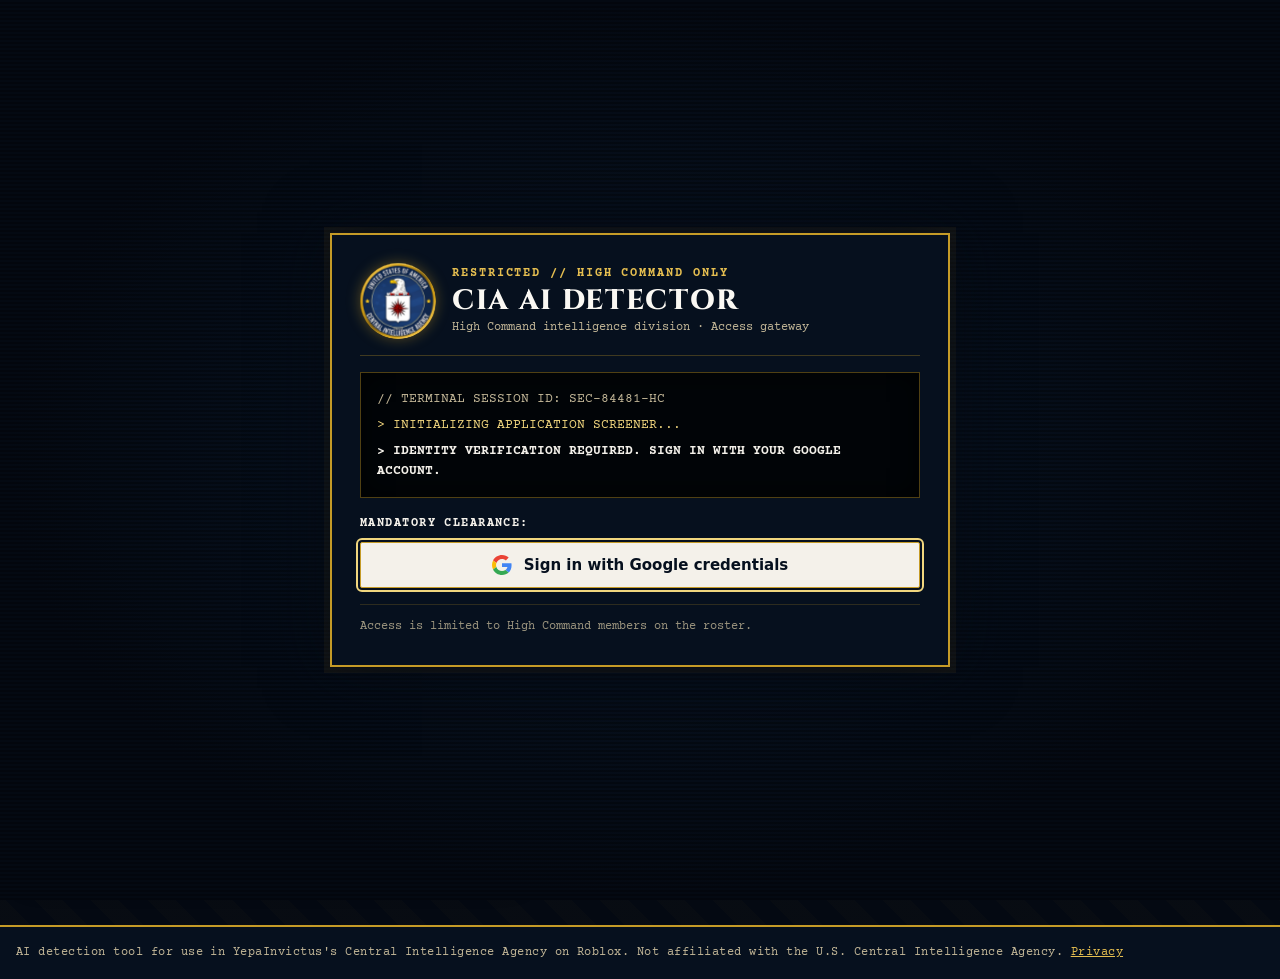
<file: index.html>
<!doctype html>
<html lang="en">
<head>
  <meta charset="utf-8">
  <meta name="viewport" content="width=device-width, initial-scale=1, viewport-fit=cover">
  <title>CIA AI Detector</title>
  <meta name="description" content="Screen recruitment applications for AI-written answers. Runs entirely in your browser.">
  <meta name="theme-color" content="#06101e">
  <meta property="og:type" content="website">
  <meta property="og:title" content="CIA AI Detector">
  <meta property="og:description" content="Screen recruitment applications for AI-written answers. Runs entirely in your browser.">
  <meta property="og:image" content="https://vintageinvictus.github.io/CIA-AI-Detector/assets/seal-512.png">
  <meta name="twitter:card" content="summary">
  <link rel="icon" href="assets/favicon-32.png" type="image/png" sizes="32x32">
  <link rel="icon" href="assets/favicon-64.png" type="image/png" sizes="64x64">
  <link rel="apple-touch-icon" href="assets/apple-touch-icon.png">
  <link rel="preconnect" href="https://fonts.googleapis.com">
  <link rel="preconnect" href="https://fonts.gstatic.com" crossorigin>
  <link rel="stylesheet" href="https://fonts.googleapis.com/css2?family=Cinzel:wght@600;700;800;900&family=Courier+Prime:ital,wght@0,400;0,700;1,400&family=Merriweather:ital,wght@0,300;0,400;0,700;1,400&display=swap">
  <link rel="stylesheet" href="styles.css?v=31">
  <script>
    // Apply the saved theme before first paint so the page doesn't flash. Night is the default.
    try { if (localStorage.getItem('cad.theme') === 'light') document.documentElement.setAttribute('data-theme', 'light'); } catch (e) {}
    // Skip the terminal screen if it was already passed in this browser session.
    try { if (sessionStorage.getItem('cad.session') === '1') document.documentElement.classList.add('session'); } catch (e) {}
  </script>
</head>
<body>
  <!-- TERMINAL ENTRY: shown once per browser session -->
  <div id="gate" class="gate" role="dialog" aria-modal="true" aria-labelledby="gate-title">
    <div class="gate-box">
      <div class="gate-head">
        <div class="coin coin-gate" id="gateCoin" data-coin data-depth="7" data-layers="14" aria-hidden="true"></div>
        <div>
          <span class="gate-kicker">Restricted // High Command only</span>
          <h1 id="gate-title">CIA AI Detector</h1>
          <p>High Command intelligence division · Access gateway</p>
        </div>
      </div>
      <div class="terminal">
        <p class="t-dim">// TERMINAL SESSION ID: <span id="sessionId">SEC-00000-HC</span></p>
        <p>&gt; INITIALIZING APPLICATION SCREENER...</p>
        <p class="t-strong">&gt; IDENTITY VERIFICATION REQUIRED. SIGN IN WITH YOUR GOOGLE ACCOUNT.</p>
        <p class="t-status" id="gateStatus" hidden></p>
        <p class="t-error" id="gateError" role="alert" hidden></p>
        <div class="boot-log" id="bootLog" aria-live="polite" hidden></div>
      </div>
      <div class="gate-actions" id="gateActions">
        <p class="gate-label">Mandatory clearance:</p>
        <button type="button" class="btn btn-google" id="gateGoogle">
          <svg viewBox="0 0 48 48" aria-hidden="true"><path fill="#EA4335" d="M24 9.5c3.54 0 6.71 1.22 9.21 3.6l6.85-6.85C35.9 2.38 30.47 0 24 0 14.62 0 6.51 5.38 2.56 13.22l7.98 6.19C12.43 13.72 17.74 9.5 24 9.5z"/><path fill="#4285F4" d="M46.98 24.55c0-1.57-.15-3.09-.38-4.55H24v9.02h12.94c-.58 2.96-2.26 5.48-4.78 7.18l7.73 6c4.51-4.18 7.09-10.36 7.09-17.65z"/><path fill="#FBBC05" d="M10.53 28.59c-.48-1.45-.76-2.99-.76-4.59s.27-3.14.76-4.59l-7.98-6.19C.92 16.46 0 20.12 0 24c0 3.88.92 7.54 2.56 10.78l7.97-6.19z"/><path fill="#34A853" d="M24 48c6.48 0 11.93-2.13 15.89-5.81l-7.73-6c-2.15 1.45-4.92 2.3-8.16 2.3-6.26 0-11.57-4.22-13.47-9.91l-7.98 6.19C6.51 42.62 14.62 48 24 48z"/></svg>
          <span id="gateGoogleLabel">Sign in with Google credentials</span>
        </button>
      </div>
      <div class="boot-progress" id="bootProgress" hidden><i></i></div>
      <p class="gate-foot"><span>Access is limited to High Command members on the roster.</span> <span id="skipHint" hidden>Click or press Enter to skip</span></p>
    </div>
  </div>

  <a class="skip-link" href="#screener">Skip to the screener</a>

  <div class="band">
    <header class="masthead container">
      <div class="brand">
        <div class="coin coin-header" data-coin data-depth="5" data-layers="10" aria-hidden="true"></div>
        <span class="brand-text">
          <strong>CIA AI Detector <em>· High Command ·</em> <i>Application review</i></strong>
          <small>Intelligence briefing unit // Recruitment screening</small>
        </span>
      </div>
      <div class="masthead-tools">
      <span class="operator-chip" id="operatorChip" hidden><span id="operatorRank"></span> <b id="operatorName"></b></span>
      <button type="button" class="btn btn-ghost" id="lockTerminal" hidden title="Sign out and lock the terminal">
        <svg viewBox="0 0 24 24" aria-hidden="true"><rect x="5" y="11" width="14" height="10" rx="1.5" fill="none" stroke="currentColor" stroke-width="2"/><path d="M8 11V8a4 4 0 0 1 8 0v3" fill="none" stroke="currentColor" stroke-width="2"/></svg>
        <span>Lock</span>
      </button>
      <button type="button" class="btn btn-ghost theme-toggle" id="themeToggle">
        <svg viewBox="0 0 24 24" aria-hidden="true" class="icon-sun"><circle cx="12" cy="12" r="4.5" fill="currentColor"/><path d="M12 2v2.5M12 19.5V22M2 12h2.5M19.5 12H22M4.9 4.9l1.8 1.8M17.3 17.3l1.8 1.8M4.9 19.1l1.8-1.8M17.3 6.7l1.8-1.8" stroke="currentColor" stroke-width="2" stroke-linecap="round"/></svg>
        <svg viewBox="0 0 24 24" aria-hidden="true" class="icon-moon"><path d="M20 14.5A8 8 0 0 1 9.5 4a8 8 0 1 0 10.5 10.5z" fill="currentColor"/></svg>
        <span id="themeLabel">Parchment mode</span>
      </button>
      </div>
    </header>
  </div>

  <main id="screener" class="container workspace" tabindex="-1">
    <h1 class="sr-only">CIA AI Detector</h1>

    <!-- LEFT: case file -->
    <div class="column">
      <section class="card" aria-labelledby="intake-h">
        <div class="card-head"><h2 id="intake-h">Case file <span>// Dossier intake</span></h2></div>
        <div class="card-body">
          <div id="sourceChoice" class="source-choice">
            <button type="button" class="btn btn-google" id="gSignIn">
              <svg viewBox="0 0 48 48" aria-hidden="true"><path fill="#EA4335" d="M24 9.5c3.54 0 6.71 1.22 9.21 3.6l6.85-6.85C35.9 2.38 30.47 0 24 0 14.62 0 6.51 5.38 2.56 13.22l7.98 6.19C12.43 13.72 17.74 9.5 24 9.5z"/><path fill="#4285F4" d="M46.98 24.55c0-1.57-.15-3.09-.38-4.55H24v9.02h12.94c-.58 2.96-2.26 5.48-4.78 7.18l7.73 6c4.51-4.18 7.09-10.36 7.09-17.65z"/><path fill="#FBBC05" d="M10.53 28.59c-.48-1.45-.76-2.99-.76-4.59s.27-3.14.76-4.59l-7.98-6.19C.92 16.46 0 20.12 0 24c0 3.88.92 7.54 2.56 10.78l7.97-6.19z"/><path fill="#34A853" d="M24 48c6.48 0 11.93-2.13 15.89-5.81l-7.73-6c-2.15 1.45-4.92 2.3-8.16 2.3-6.26 0-11.57-4.22-13.47-9.91l-7.98 6.19C6.51 42.62 14.62 48 24 48z"/></svg>
              <span id="gSignInLabel">Sign in with Google</span>
            </button>
            <p class="or"><span>or</span></p>
            <label class="dropzone" id="dropzone">
              <svg viewBox="0 0 24 24" aria-hidden="true"><path d="M12 15V4M7.5 8.5 12 4l4.5 4.5M5 14v4.5A1.5 1.5 0 0 0 6.5 20h11a1.5 1.5 0 0 0 1.5-1.5V14" fill="none" stroke="currentColor" stroke-width="2" stroke-linecap="round" stroke-linejoin="round"/></svg>
              <span><u>Drop the Google Forms export</u> or click to upload</span>
              <small>.zip or .csv</small>
              <input type="file" id="fileInput" accept=".csv,.zip,text/csv,application/zip" class="sr-only">
            </label>
          </div>
          <div id="picker" class="picker" hidden>
            <div class="picker-row">
              <div class="combo">
                <label for="appSearch" class="sr-only">Find an applicant</label>
                <input type="text" id="appSearch" role="combobox" aria-autocomplete="list" aria-expanded="false" aria-controls="appList" autocomplete="off" spellcheck="false" placeholder="Search applicants">
                <ul id="appList" class="combo-list" role="listbox" aria-label="Applicants" hidden></ul>
              </div>
              <label for="appSort" class="sr-only">Sort applicants</label>
              <select id="appSort">
                <option value="new">Newest first</option>
                <option value="old">Oldest first</option>
                <option value="az">A–Z</option>
              </select>
            </div>
            <p class="file-line"><span class="live-dot" id="liveDot" hidden title="Updates every minute">Live</span><span id="fileInfo"></span> <button type="button" class="link-btn" id="changeFile">Change file</button> <button type="button" class="link-btn" id="signOut" hidden>Sign out</button></p>
          </div>
          <p class="import-error" id="importError" role="alert" hidden></p>
        </div>
      </section>

      <section class="card" aria-labelledby="answers-h">
        <div class="card-head"><h2 id="answers-h">Applicant questions</h2></div>
        <div class="card-body">
          <ul id="answers" class="answer-list"></ul>
        </div>
      </section>

      <section class="card" aria-labelledby="discord-h">
        <div class="card-head"><h2 id="discord-h">Discord baseline <span>// Their own words</span></h2></div>
        <div class="card-body">
          <textarea id="baseline" rows="7" aria-labelledby="discord-h" placeholder="Paste 10–20 of their recent messages from the main server, one per line"></textarea>
        </div>
      </section>

      <div class="card dossier-bar">
        <p><span>Current dossier</span> <b id="dossierName">None selected</b></p>
        <button type="button" class="btn btn-danger" id="clearAll">Clear case</button>
      </div>
    </div>

    <!-- RIGHT: findings -->
    <div class="column">
      <section class="card card-verdict" aria-labelledby="verdict-h">
        <div class="card-head">
          <h2 id="verdict-h">Findings <span>// Assessment</span></h2>
        </div>
        <div class="card-body">
          <div class="sr-only" id="srStatus" role="status" aria-live="polite"></div>
          <div class="verdict">
            <div class="verdict-text">
              <p id="summary">Pick an applicant to begin.</p>
              <div class="meter" aria-hidden="true"><i id="needle" style="left:0%"></i></div>
              <div class="meter-scale" aria-hidden="true"><span>Low</span><span>Read closely</span><span>Verify in person</span></div>
              <p class="index" id="indexLine"></p>
            </div>
            <div class="stamp band-none" id="stamp">No applicant<small>Pick one to begin</small></div>
          </div>
          <div class="warnings" id="warnings"></div>
        </div>
      </section>

      <section class="card" aria-labelledby="signals-h">
        <div class="card-head"><h2 id="signals-h">Detection signals</h2><span class="card-note">Click ? for an explanation</span></div>
        <div class="card-body"><div id="signals" class="signal-grid"></div></div>
      </section>

      <section class="card" id="baseSec" aria-labelledby="compare-h">
        <div class="card-head"><h2 id="compare-h">Discord vs. application</h2></div>
        <div class="card-body">
          <p class="card-lede" id="baseSummary"></p>
          <div class="table-wrap"><table id="baseTable"></table></div>
        </div>
      </section>

      <section class="card" aria-labelledby="marked-h">
        <div class="card-head"><h2 id="marked-h">Highlighted anomalies</h2></div>
        <div class="card-body">
          <div class="legend">
            <span><mark class="v">solid</mark> AI-typical word</span>
            <span><mark class="m">dotted</mark> Common in AI writing</span>
            <span><mark class="p">dashed</mark> Stock phrase</span>
            <span><mark class="d">wavy</mark> Em dash or pasted formatting</span>
          </div>
          <div class="marked" id="marked"></div>
        </div>
      </section>

      <section class="card" aria-labelledby="fu-h">
        <div class="card-head"><h2 id="fu-h">Follow-up script <span>// Ask in DM's</span></h2></div>
        <div class="card-body"><div class="followups" id="followups"></div></div>
      </section>

      <section class="card card-export" aria-labelledby="export-h">
        <div class="export-row">
          <div>
            <h2 id="export-h">Report ready for Discord</h2>
          </div>
          <button type="button" class="btn btn-primary" id="copyReport">
            <svg viewBox="0 0 24 24" aria-hidden="true"><rect x="8" y="8" width="12" height="12" rx="2" fill="none" stroke="currentColor" stroke-width="2"/><path d="M16 8V5a1 1 0 0 0-1-1H5a1 1 0 0 0-1 1v10a1 1 0 0 0 1 1h3" fill="none" stroke="currentColor" stroke-width="2"/></svg>
            Copy report
          </button>
        </div>
        <div class="toast" id="toast" role="status"></div>
        <textarea id="copyFallback" hidden readonly aria-label="Report text to copy"></textarea>
      </section>
    </div>
  </main>

  <footer class="footer">
    <p class="container">AI detection tool for use in YepaInvictus's Central Intelligence Agency on Roblox. Not affiliated with the U.S. Central Intelligence Agency. <a href="privacy.html">Privacy</a></p>
  </footer>

  <script src="https://accounts.google.com/gsi/client" async defer></script>
  <script src="https://apis.google.com/js/api.js" async defer></script>
  <script src="app.js?v=31"></script>
</body>
</html>
</file>
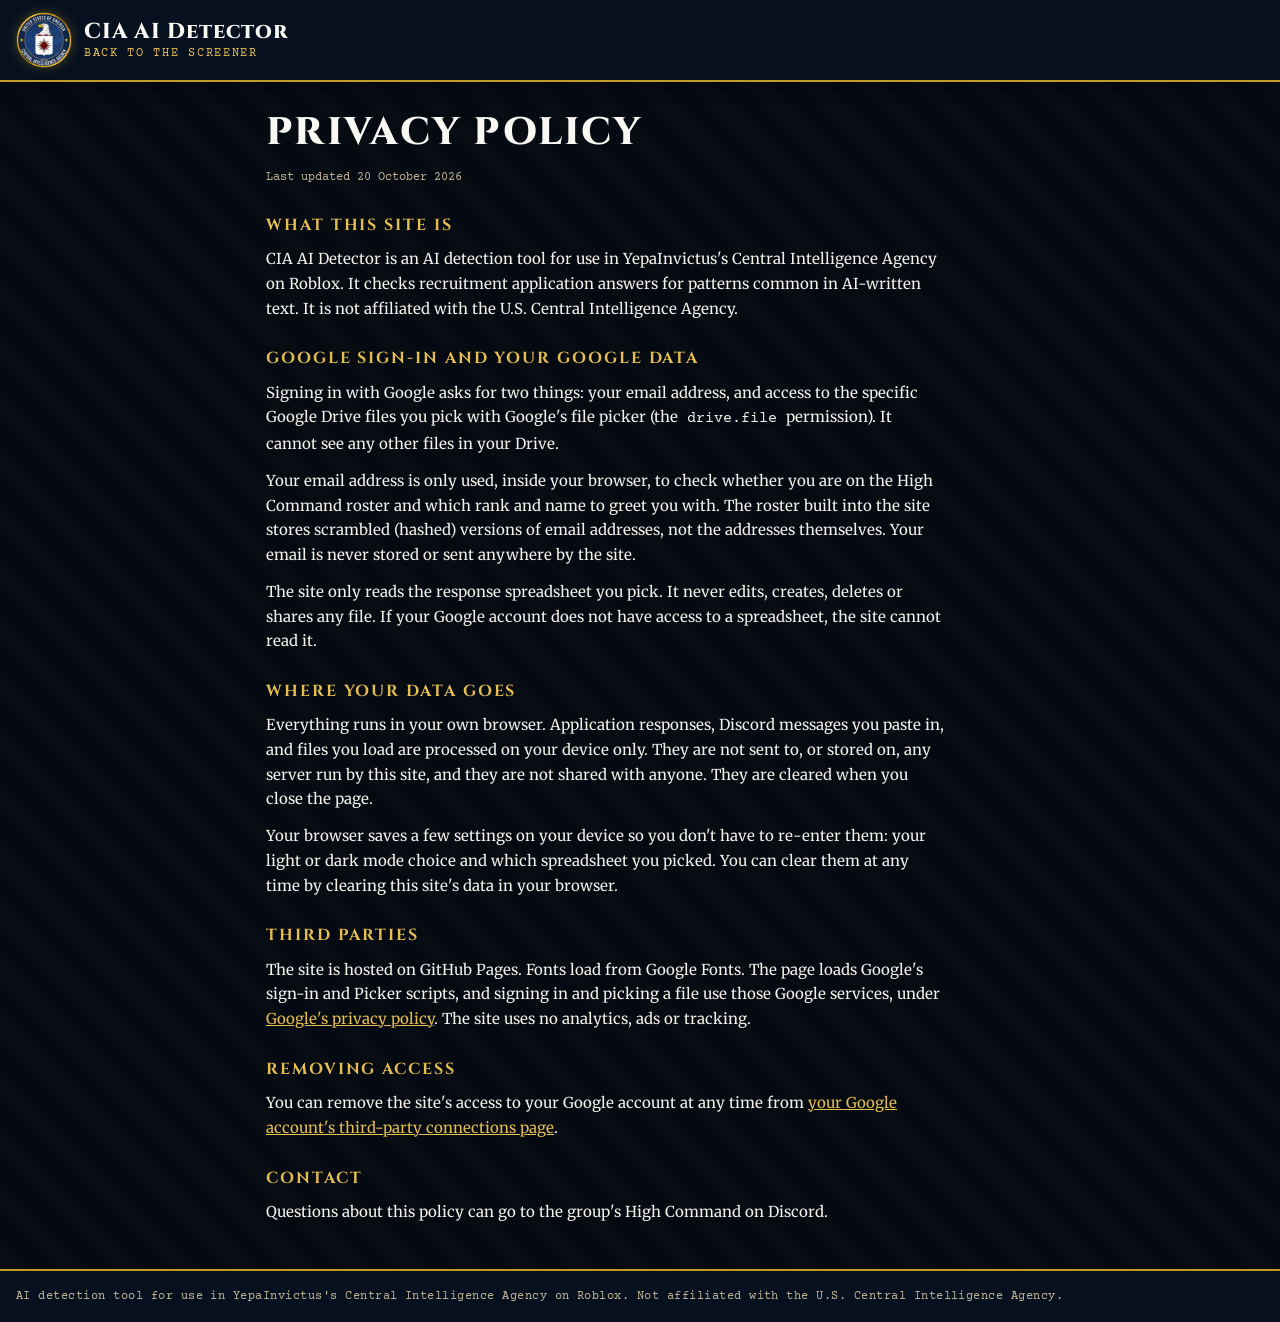
<file: privacy.html>
<!doctype html>
<html lang="en">
<head>
  <meta charset="utf-8">
  <meta name="viewport" content="width=device-width, initial-scale=1, viewport-fit=cover">
  <title>Privacy · CIA AI Detector</title>
  <meta name="theme-color" content="#06101e">
  <link rel="icon" href="assets/favicon-32.png" type="image/png" sizes="32x32">
  <link rel="icon" href="assets/favicon-64.png" type="image/png" sizes="64x64">
  <link rel="apple-touch-icon" href="assets/apple-touch-icon.png">
  <link rel="preconnect" href="https://fonts.googleapis.com">
  <link rel="preconnect" href="https://fonts.gstatic.com" crossorigin>
  <link rel="stylesheet" href="https://fonts.googleapis.com/css2?family=Cinzel:wght@600;700;800;900&family=Courier+Prime:ital,wght@0,400;0,700;1,400&family=Merriweather:ital,wght@0,300;0,400;0,700;1,400&display=swap">
  <link rel="stylesheet" href="styles.css?v=31">
  <script>
    try { if (localStorage.getItem('cad.theme') === 'light') document.documentElement.setAttribute('data-theme', 'light'); } catch (e) {}
  </script>
</head>
<body>
  <div class="band">
    <header class="masthead container">
      <a class="brand" href="./">
        <img class="emblem" src="assets/seal-144.png" alt="" width="52" height="52">
        <span class="brand-text"><strong>CIA AI Detector</strong><small>Back to the screener</small></span>
      </a>
    </header>
  </div>

  <main class="container doc">
    <h1>Privacy policy</h1>
    <p class="doc-date">Last updated 20 October 2026</p>

    <h2>What this site is</h2>
    <p>CIA AI Detector is an AI detection tool for use in YepaInvictus's Central Intelligence Agency on Roblox. It checks recruitment application answers for patterns common in AI-written text. It is not affiliated with the U.S. Central Intelligence Agency.</p>

    <h2>Google sign-in and your Google data</h2>
    <p>Signing in with Google asks for two things: your email address, and access to the specific Google Drive files you pick with Google's file picker (the <code>drive.file</code> permission). It cannot see any other files in your Drive.</p>
    <p>Your email address is only used, inside your browser, to check whether you are on the High Command roster and which rank and name to greet you with. The roster built into the site stores scrambled (hashed) versions of email addresses, not the addresses themselves. Your email is never stored or sent anywhere by the site.</p>
    <p>The site only reads the response spreadsheet you pick. It never edits, creates, deletes or shares any file. If your Google account does not have access to a spreadsheet, the site cannot read it.</p>

    <h2>Where your data goes</h2>
    <p>Everything runs in your own browser. Application responses, Discord messages you paste in, and files you load are processed on your device only. They are not sent to, or stored on, any server run by this site, and they are not shared with anyone. They are cleared when you close the page.</p>
    <p>Your browser saves a few settings on your device so you don't have to re-enter them: your light or dark mode choice and which spreadsheet you picked. You can clear them at any time by clearing this site's data in your browser.</p>

    <h2>Third parties</h2>
    <p>The site is hosted on GitHub Pages. Fonts load from Google Fonts. The page loads Google's sign-in and Picker scripts, and signing in and picking a file use those Google services, under <a href="https://policies.google.com/privacy">Google's privacy policy</a>. The site uses no analytics, ads or tracking.</p>

    <h2>Removing access</h2>
    <p>You can remove the site's access to your Google account at any time from <a href="https://myaccount.google.com/connections">your Google account's third-party connections page</a>.</p>

    <h2>Contact</h2>
    <p>Questions about this policy can go to the group's High Command on Discord.</p>
  </main>

  <footer class="footer">
    <p class="container">AI detection tool for use in YepaInvictus's Central Intelligence Agency on Roblox. Not affiliated with the U.S. Central Intelligence Agency.</p>
  </footer>
</body>
</html>
</file>
<file: styles.css>
/* CIA AI Detector: classified-dossier look.
   Layout: navy masthead with the seal, then a two-column briefing room (case file left, findings right) of gold-ruled cards.
   Tokens use three layers: primitive (raw values), then semantic (purpose; swaps for Parchment mode), then component.
   Night is the default theme; Parchment mode is the light alternative. */

:root {
  /* ---------- Primitive ---------- */
  --navy-950: #040912; --navy-900: #06101e; --navy-850: #081526; --navy-800: #0b192c; --navy-700: #11253e; --navy-600: #1b3557;
  --gold-300: #f1d67e; --gold-400: #e5be50; --gold-500: #c59b27; --gold-600: #a37c15; --gold-700: #7e5d0a;
  --crimson-300: #f08a8a; --crimson-500: #b91c1c; --crimson-600: #991b1b; --crimson-700: #7f1d1d;
  --cream-50: #faf8f3; --cream-100: #f4f1ea; --cream-200: #ede8db; --cream-300: #dfd7c2; --cream-400: #c2b697; --cream-600: #6b5e3f;
  --green-300: #7fd6a2; --green-700: #2f7d4f;
  --white: #ffffff;

  /* ---------- Semantic (night) ---------- */
  --color-bg: var(--navy-950);
  --color-surface: var(--navy-900);
  --color-surface-2: var(--navy-850);
  --color-inset: rgba(4, 9, 18, 0.72);
  --color-fg: var(--cream-100);
  --color-fg-strong: var(--cream-50);
  --color-fg-muted: var(--cream-400);
  --color-line: rgba(197, 155, 39, 0.38);
  --color-line-soft: rgba(197, 155, 39, 0.18);
  --color-line-strong: rgba(197, 155, 39, 0.8);
  --color-accent: var(--gold-400);
  --color-accent-fill: var(--gold-500);
  --color-on-accent: var(--navy-950);
  --color-ok: var(--green-300); --color-ok-soft: rgba(127, 214, 162, 0.14);
  --color-warn: var(--gold-400); --color-warn-soft: rgba(229, 190, 80, 0.13);
  --color-bad: var(--crimson-300); --color-bad-fill: var(--crimson-600); --color-bad-soft: rgba(185, 28, 28, 0.2);
  --color-focus: var(--gold-300);
  --color-hl-word: rgba(185, 28, 28, 0.28); --color-hl-phrase: rgba(197, 155, 39, 0.22); --color-hl-format: rgba(185, 28, 28, 0.18);
  --color-hl-line-red: var(--crimson-500); --color-hl-line-gold: var(--gold-500);
  --color-band: var(--navy-900); --color-band-fg: var(--cream-50); --color-band-muted: var(--gold-400);
  --watermark: rgba(197, 155, 39, 0.018);

  --font-display: "Cinzel", "Times New Roman", serif;
  --font-body: "Merriweather", Georgia, serif;
  --font-mono: "Courier Prime", "Courier New", monospace;
  --font-ui: system-ui, -apple-system, "Segoe UI", sans-serif;
  --text-xs: 0.75rem; --text-sm: 0.8125rem; --text-base: 0.9375rem; --text-lg: 1.125rem;
  --space-1: 4px; --space-2: 8px; --space-3: 12px; --space-4: 16px; --space-5: 20px; --space-6: 28px; --space-7: 44px;
  --radius: 2px;
  --ease: 150ms ease-out;

  /* ---------- Component ---------- */
  --container: 1320px;
  --btn-height: 40px;
  --card-bg: var(--color-surface);
  --card-border: var(--color-line);
  --input-bg: var(--color-inset);

  color-scheme: dark;
}
:root[data-theme="light"] {
  --color-bg: var(--cream-200);
  --color-surface: var(--cream-50);
  --color-surface-2: var(--cream-100);
  --color-inset: rgba(237, 232, 219, 0.7);
  --color-fg: var(--navy-800);
  --color-fg-strong: var(--navy-950);
  --color-fg-muted: var(--cream-600);
  --color-line: rgba(126, 93, 10, 0.38);
  --color-line-soft: rgba(126, 93, 10, 0.18);
  --color-line-strong: rgba(126, 93, 10, 0.75);
  --color-accent: var(--gold-700);
  --color-accent-fill: var(--gold-500);
  --color-on-accent: var(--navy-950);
  --color-ok: var(--green-700); --color-ok-soft: rgba(47, 125, 79, 0.12);
  --color-warn: var(--gold-700); --color-warn-soft: rgba(197, 155, 39, 0.16);
  --color-bad: var(--crimson-600); --color-bad-fill: var(--crimson-600); --color-bad-soft: rgba(185, 28, 28, 0.1);
  --color-focus: var(--navy-600);
  --color-hl-word: rgba(185, 28, 28, 0.16); --color-hl-phrase: rgba(197, 155, 39, 0.24); --color-hl-format: rgba(185, 28, 28, 0.12);
  --color-band: var(--navy-900); --color-band-fg: var(--cream-50); --color-band-muted: var(--gold-400);
  --watermark: rgba(126, 93, 10, 0.03);
  color-scheme: light;
}
@media (pointer: coarse) { :root { --btn-height: 44px; } }

/* ---------- Base ---------- */
*, *::before, *::after { box-sizing: border-box; }
[hidden] { display: none !important; }
html { scroll-behavior: smooth; -webkit-text-size-adjust: 100%; }
body {
  margin: 0; color: var(--color-fg); font-family: var(--font-body); font-size: var(--text-base); line-height: 1.65;
  background: var(--color-bg) repeating-linear-gradient(45deg, var(--watermark) 0 20px, transparent 20px 40px);
}
h1, h2, h3 { margin: 0; line-height: 1.2; text-wrap: balance; }
p { margin: 0; }
a { color: var(--color-accent); }
code { font-family: var(--font-mono); background: var(--color-inset); padding: 1px 5px; border-radius: var(--radius); }
::selection { background: var(--gold-500); color: var(--navy-950); }
:focus-visible { outline: 2px solid var(--color-focus); outline-offset: 2px; }
.container {
  max-width: var(--container); margin-inline: auto;
  padding-left: max(16px, env(safe-area-inset-left, 0px)); padding-right: max(16px, env(safe-area-inset-right, 0px));
}
.sr-only { position: absolute; width: 1px; height: 1px; margin: -1px; overflow: hidden; clip: rect(0 0 0 0); white-space: nowrap; border: 0; }
.skip-link { position: absolute; left: 16px; top: -60px; z-index: 30; background: var(--color-surface); color: var(--color-fg); padding: 8px 14px; border: 1px solid var(--color-line-strong); }
.skip-link:focus { top: 12px; }
::-webkit-scrollbar { width: 8px; height: 8px; }
::-webkit-scrollbar-track { background: var(--color-inset); }
::-webkit-scrollbar-thumb { background: var(--gold-500); border-radius: var(--radius); }

/* ---------- Masthead ---------- */
.band { background: var(--color-band); color: var(--color-band-fg); border-bottom: 2px solid var(--gold-500); padding-top: env(safe-area-inset-top, 0px); box-shadow: 0 8px 24px -16px rgb(0 0 0 / .8); }
.masthead { display: flex; align-items: center; justify-content: space-between; gap: var(--space-4); padding-block: var(--space-3); }
.brand { display: flex; align-items: center; gap: var(--space-3); min-width: 0; }
a.brand { color: inherit; text-decoration: none; }
.emblem { width: 56px; height: 56px; flex: none; border-radius: 50%; filter: drop-shadow(0 0 6px rgba(197, 155, 39, 0.35)); }
.brand-text { display: grid; gap: 2px; min-width: 0; line-height: 1.2; }
.brand-text strong { font-family: var(--font-display); font-weight: 800; font-size: 1.35rem; letter-spacing: .04em; color: var(--cream-50); }
.brand-text strong em { font-style: normal; font-size: .8em; letter-spacing: .14em; color: var(--gold-400); }
.brand-text strong i { font-family: var(--font-body); font-weight: 400; font-size: .7em; letter-spacing: 0; color: var(--cream-300); }
.brand-text small { font-family: var(--font-mono); font-size: var(--text-xs); letter-spacing: .14em; text-transform: uppercase; color: var(--gold-400); }
@media (max-width: 720px) { .brand-text strong em, .brand-text strong i { display: none; } }

/* ---------- Spinning 3D seal coin ---------- */
/* Two faces of the seal with stacked gold discs between them for the edge; it turns clockwise (seen from above). */
.coin { --size: 56px; --speed: 14s; width: var(--size); height: var(--size); flex: none; perspective: 420px; filter: drop-shadow(0 0 7px rgba(197, 155, 39, 0.4)); }
.coin-body { position: relative; width: 100%; height: 100%; transform-style: preserve-3d; animation: coin-spin var(--speed) linear infinite; }
.coin-face, .coin-edge { position: absolute; inset: 0; border-radius: 50%; }
.coin-face { background: url("assets/seal-192.png") center / contain no-repeat; backface-visibility: hidden; -webkit-backface-visibility: hidden; overflow: hidden; }
.coin-face::after { content: ""; position: absolute; inset: 0; border-radius: 50%;
  background: linear-gradient(105deg, transparent 38%, rgba(255, 246, 214, 0.5) 50%, transparent 62%) 0 0 / 260% 100% no-repeat;
  animation: coin-sheen var(--speed) linear infinite; mix-blend-mode: screen; }
.coin-edge { inset: 1.5%; background: linear-gradient(90deg, var(--gold-700), var(--gold-400) 45%, var(--gold-300) 55%, var(--gold-600)); }
.coin-gate { --size: 76px; --speed: 7s; }
.coin-gate.is-fast { --speed: 1.4s; }
@keyframes coin-spin { to { transform: rotateY(-360deg); } }
@keyframes coin-sheen { 0% { background-position: 130% 0; } 50% { background-position: -30% 0; } 100% { background-position: 130% 0; } }

/* ---------- Buttons ---------- */
.btn {
  display: inline-flex; align-items: center; justify-content: center; gap: var(--space-2);
  min-height: var(--btn-height); padding: 0 14px; border-radius: var(--radius); cursor: pointer;
  font-family: var(--font-mono); font-size: var(--text-sm); font-weight: 700; letter-spacing: .04em;
  background: var(--color-surface-2); color: var(--color-accent); border: 1px solid var(--color-line);
  transition: background-color var(--ease), border-color var(--ease), color var(--ease), box-shadow var(--ease);
}
.btn svg { width: 16px; height: 16px; flex: none; }
.btn:hover { border-color: var(--color-line-strong); background: var(--color-inset); }
.btn-primary { background: linear-gradient(180deg, var(--gold-400), var(--gold-500)); color: var(--color-on-accent); border-color: var(--gold-600); text-transform: uppercase; }
.btn-primary:hover { background: var(--gold-400); box-shadow: 0 0 18px -4px rgba(229, 190, 80, 0.6); }
.btn-danger { color: var(--color-bad); border-color: rgba(185, 28, 28, 0.6); background: var(--color-bad-soft); }
.btn-danger:hover { border-color: var(--crimson-500); background: rgba(185, 28, 28, 0.3); }
.btn-ghost { background: transparent; color: var(--cream-200); border-color: rgba(197, 155, 39, 0.5); font-size: var(--text-xs); text-transform: uppercase; }
.btn-ghost:hover { background: rgba(197, 155, 39, 0.12); }
.theme-toggle .icon-moon { display: none; }
:root[data-theme="light"] .theme-toggle .icon-moon { display: block; }
:root[data-theme="light"] .theme-toggle .icon-sun { display: none; }
@media (max-width: 520px) { .theme-toggle span { display: none; } }
.btn-google {
  width: 100%; min-height: 46px; gap: var(--space-3); font-family: var(--font-ui); font-size: var(--text-base); font-weight: 600; letter-spacing: 0;
  background: var(--cream-100); color: var(--navy-900); border-color: var(--gold-500);
}
.btn-google:hover { background: var(--cream-200); border-color: var(--gold-400); }
.btn-google svg { width: 20px; height: 20px; }
.btn-google:disabled { opacity: .6; cursor: progress; }
.link-btn { font: inherit; color: var(--color-accent); background: none; border: 0; padding: 0; cursor: pointer; text-decoration: underline; text-underline-offset: 3px; }
.file-line .link-btn + .link-btn { margin-left: var(--space-2); }

/* ---------- Layout and cards ---------- */
.workspace { display: grid; grid-template-columns: minmax(0, 5fr) minmax(0, 7fr); gap: var(--space-5); align-items: start; padding-block: var(--space-6) var(--space-7); outline: none; }
@media (max-width: 1024px) { .workspace { grid-template-columns: minmax(0, 1fr); } }
.column { display: grid; gap: var(--space-5); min-width: 0; }
.card { background: var(--card-bg); border: 1px solid var(--card-border); border-radius: var(--radius); min-width: 0; box-shadow: 0 10px 30px -18px rgb(0 0 0 / .7); }
.card-head { display: flex; flex-wrap: wrap; align-items: center; justify-content: space-between; gap: var(--space-2); padding: var(--space-3) var(--space-4); border-bottom: 1px solid var(--color-line); }
.card-head h2 { display: flex; align-items: center; gap: var(--space-2); font-family: var(--font-display); font-weight: 700; font-size: .9rem; letter-spacing: .14em; text-transform: uppercase; color: var(--color-fg-strong); }
.card-head h2::before { content: ""; width: 8px; height: 8px; flex: none; background: var(--gold-500); transform: rotate(45deg); }
.card-head h2 span { font-family: var(--font-mono); font-weight: 400; font-size: var(--text-xs); letter-spacing: .1em; color: var(--color-accent); }
.card-note { font-family: var(--font-mono); font-size: var(--text-xs); letter-spacing: .08em; text-transform: uppercase; color: var(--color-fg-muted); }
.card-body { padding: var(--space-4); display: grid; gap: var(--space-4); min-width: 0; }
.card-lede { font-size: var(--text-sm); color: var(--color-fg); }
.card-verdict { border: 2px solid var(--color-line-strong); background: linear-gradient(160deg, var(--color-surface-2), var(--color-surface) 60%); position: relative; overflow: hidden; }
.card-verdict::after { content: ""; position: absolute; inset: 6px; border: 1px solid var(--color-line-soft); pointer-events: none; }
@media (max-width: 480px) { .card-head, .card-body { padding-inline: var(--space-3); } }

/* ---------- Intake ---------- */
.source-choice { display: grid; gap: var(--space-3); }
.or { display: flex; align-items: center; gap: var(--space-3); font-family: var(--font-mono); font-size: var(--text-xs); letter-spacing: .14em; text-transform: uppercase; color: var(--color-fg-muted); }
.or::before, .or::after { content: ""; flex: 1; border-top: 1px solid var(--color-line-soft); }
.dropzone { display: grid; justify-items: center; gap: var(--space-1); text-align: center; padding: var(--space-5) var(--space-4); cursor: pointer;
  border: 2px dashed var(--color-line); border-radius: var(--radius); background: var(--color-inset); color: var(--color-fg-muted);
  font-family: var(--font-mono); font-size: var(--text-sm); transition: border-color var(--ease), background-color var(--ease); }
.dropzone svg { width: 26px; height: 26px; color: var(--color-accent); }
.dropzone u { color: var(--color-accent); text-underline-offset: 3px; font-weight: 700; }
.dropzone small { font-size: var(--text-xs); letter-spacing: .1em; }
.dropzone:hover, .dropzone.is-over { border-color: var(--color-line-strong); background: var(--color-warn-soft); }
.dropzone:focus-within { outline: 2px solid var(--color-focus); outline-offset: 2px; }
.picker { display: grid; gap: var(--space-2); }
.picker-row { display: grid; grid-template-columns: minmax(0, 1fr) auto; gap: var(--space-2); }
@media (max-width: 420px) { .picker-row { grid-template-columns: minmax(0, 1fr); } }
.combo { position: relative; min-width: 0; }
input[type=text], textarea, select {
  width: 100%; font-family: var(--font-mono); font-size: var(--text-sm); color: var(--color-fg); background: var(--input-bg);
  border: 1px solid var(--color-line); border-radius: var(--radius); padding: 10px 12px; transition: border-color var(--ease);
}
select { width: auto; min-height: 42px; cursor: pointer; }
input[type=text]:hover, textarea:hover, select:hover { border-color: var(--color-line-strong); }
input::placeholder, textarea::placeholder { color: var(--color-fg-muted); opacity: .75; }
textarea { resize: vertical; min-height: 150px; line-height: 1.6; }
.combo-list { position: absolute; z-index: 20; top: calc(100% + 4px); left: 0; right: 0; margin: 0; padding: var(--space-1); list-style: none;
  max-height: 320px; overflow-y: auto; background: var(--color-surface-2); border: 1px solid var(--color-line-strong); border-radius: var(--radius);
  box-shadow: 0 14px 30px -12px rgb(0 0 0 / .7); }
.combo-list li[role=option] { display: flex; justify-content: space-between; align-items: baseline; gap: var(--space-3); padding: 9px 10px; cursor: pointer; border-left: 2px solid transparent; }
.combo-list li[role=option]:hover, .combo-list li.active { background: var(--color-warn-soft); border-left-color: var(--gold-500); }
.combo-list li[aria-selected="true"] .opt-name { color: var(--color-accent); }
.opt-name { font-family: var(--font-mono); font-weight: 700; min-width: 0; overflow: hidden; text-overflow: ellipsis; white-space: nowrap; }
.opt-meta { font-family: var(--font-mono); font-size: var(--text-xs); color: var(--color-fg-muted); white-space: nowrap; }
.opt-empty { padding: 9px 10px; color: var(--color-fg-muted); font-family: var(--font-mono); font-size: var(--text-sm); }
.file-line { font-family: var(--font-mono); font-size: var(--text-xs); color: var(--color-fg-muted); }
.live-dot { display: inline-flex; align-items: center; gap: 6px; margin-right: var(--space-2); font-family: var(--font-mono); font-size: var(--text-xs); font-weight: 700; letter-spacing: .08em; text-transform: uppercase; color: var(--color-ok); }
.live-dot::before { content: ""; width: 8px; height: 8px; border-radius: 50%; background: currentColor; box-shadow: 0 0 0 3px var(--color-ok-soft); }
.live-dot { position: relative; }
.live-dot::after { content: ""; position: absolute; left: 0; top: 50%; width: 8px; height: 8px; margin-top: -4px; border-radius: 50%; background: currentColor; opacity: 0; animation: live-pulse 2.4s ease-out infinite; }
@keyframes live-pulse { 0% { transform: scale(1); opacity: .65; } 80%, 100% { transform: scale(3); opacity: 0; } }
.import-error { font-family: var(--font-mono); font-size: var(--text-sm); color: var(--color-bad); font-weight: 700; }

/* Applicant questions (read-only) */
.answer-list { list-style: none; margin: 0; padding: 0; display: grid; gap: var(--space-2); grid-template-columns: minmax(0, 1fr); }
.answer-list li { min-width: 0; display: flex; justify-content: space-between; align-items: flex-start; gap: var(--space-3);
  padding: var(--space-2) var(--space-3); background: var(--color-inset); border: 1px solid var(--color-line-soft); border-left: 3px solid var(--gold-500); font-size: var(--text-sm); }
.al-q { min-width: 0; overflow-wrap: anywhere; }
.al-n { flex: none; font-family: var(--font-mono); font-size: var(--text-xs); font-weight: 700; color: var(--color-accent); border: 1px solid var(--color-line); padding: 0 6px; white-space: nowrap; }
.answer-list li.al-empty { border-left-color: var(--color-line); color: var(--color-fg-muted); font-family: var(--font-mono); }

.dossier-bar { display: flex; flex-wrap: wrap; align-items: center; justify-content: space-between; gap: var(--space-3); padding: var(--space-3) var(--space-4); }
.dossier-bar p { font-family: var(--font-mono); font-size: var(--text-sm); min-width: 0; overflow-wrap: anywhere; }
.dossier-bar span { font-size: var(--text-xs); letter-spacing: .12em; text-transform: uppercase; color: var(--color-fg-muted); margin-right: var(--space-2); }
.dossier-bar b { color: var(--color-accent); }

/* ---------- Verdict ---------- */
.verdict { display: grid; grid-template-columns: minmax(0, 1fr) auto; gap: var(--space-5); align-items: center; }
@media (max-width: 560px) { .verdict { grid-template-columns: minmax(0, 1fr); } .stamp { justify-self: start; order: -1; } }
.verdict-text { display: grid; gap: var(--space-2); }
#summary { font-size: var(--text-base); color: var(--color-fg-strong); }
.stamp {
  font-family: var(--font-display); font-weight: 900; text-transform: uppercase; letter-spacing: .12em; font-size: 1.25rem; line-height: 1.05;
  border: 3px solid currentColor; border-radius: var(--radius); padding: 10px 18px; transform: rotate(-4deg); text-align: center; min-width: 190px; max-width: 100%;
  box-shadow: inset 0 0 0 2px var(--color-surface), inset 0 0 0 4px currentColor; background: color-mix(in srgb, currentColor 8%, transparent);
  -webkit-mask-image: linear-gradient(135deg, rgba(0,0,0,.85), #000 50%, rgba(0,0,0,.75)); mask-image: linear-gradient(135deg, rgba(0,0,0,.85), #000 50%, rgba(0,0,0,.75));
}
.stamp small { display: block; font-family: var(--font-mono); font-weight: 700; font-size: var(--text-xs); letter-spacing: .12em; margin-top: var(--space-1); }
.band-low { color: var(--color-ok); } .band-mid { color: var(--color-warn); } .band-high { color: var(--color-bad); } .band-none { color: var(--color-fg-muted); }
.meter { position: relative; height: 14px; margin-top: var(--space-2); border: 1px solid var(--color-line); padding: 2px; background: var(--color-inset); }
.meter::before { content: ""; position: absolute; inset: 2px; background: linear-gradient(90deg, var(--green-700) 0 22%, var(--gold-600) 22% 50%, var(--crimson-600) 50% 100%); opacity: .85; }
.meter i { position: absolute; top: -5px; width: 5px; height: 22px; background: var(--cream-50); border: 1px solid var(--navy-950); transform: translateX(-2px); transition: left 300ms ease-out; z-index: 1; }
.meter-scale { display: grid; grid-template-columns: 22fr 28fr 50fr; font-family: var(--font-mono); font-size: var(--text-xs); font-weight: 700; letter-spacing: .06em; text-transform: uppercase; }
.meter-scale span:nth-child(1) { color: var(--color-ok); } .meter-scale span:nth-child(2) { color: var(--color-warn); } .meter-scale span:nth-child(3) { color: var(--color-bad); text-align: right; }
.index { font-family: var(--font-mono); font-variant-numeric: tabular-nums; font-size: var(--text-xs); color: var(--color-fg-muted); letter-spacing: .04em; }
.warnings { display: grid; gap: var(--space-2); }
.warnings:empty { display: none; }
.warn-line { font-family: var(--font-mono); font-size: var(--text-sm); padding: var(--space-2) var(--space-3); background: var(--color-warn-soft); border-left: 3px solid var(--gold-500); }
.warn-line b { color: var(--color-accent); }

/* ---------- Signals (3x3 grid) ---------- */
.signal-grid { display: grid; grid-template-columns: repeat(3, minmax(0, 1fr)); gap: var(--space-2); }
@media (max-width: 1180px) and (min-width: 1025px), (max-width: 720px) { .signal-grid { grid-template-columns: repeat(2, minmax(0, 1fr)); } }
@media (max-width: 460px) { .signal-grid { grid-template-columns: minmax(0, 1fr); } }
.sig { display: grid; grid-template-columns: minmax(0, 1fr); align-content: start; gap: 6px; padding: var(--space-2) var(--space-3); background: var(--color-inset); border: 1px solid var(--color-line-soft); min-width: 0; }
.sig-name { display: flex; align-items: center; justify-content: space-between; gap: var(--space-2); font-family: var(--font-mono); font-weight: 700; font-size: var(--text-sm); color: var(--color-fg-strong); }
.sig.off .sig-name { color: var(--color-fg-muted); font-weight: 400; }
.sig-help { display: inline-grid; place-items: center; width: 24px; height: 24px; flex: none; cursor: pointer; padding: 0;
  font: 700 var(--text-xs)/1 var(--font-mono); color: var(--color-fg-muted); background: transparent; border: 1px solid var(--color-line); border-radius: var(--radius); }
.sig-help:hover, .sig-help[aria-expanded="true"] { color: var(--color-on-accent); background: var(--gold-500); border-color: var(--gold-500); }
.sig-why { font-size: var(--text-xs); line-height: 1.55; color: var(--color-fg); background: var(--color-warn-soft); border-left: 2px solid var(--gold-500); padding: 6px 8px; }
.pips { display: flex; gap: 3px; align-items: center; order: 2; }
.pips span { flex: 1; height: 7px; background: var(--color-surface-2); border: 1px solid var(--color-line-soft); }
.pips span.on { background: var(--gold-500); border-color: var(--gold-500); }
.pips.hot span.on { background: var(--crimson-500); border-color: var(--crimson-500); }
.pips em { flex: none; font-style: normal; font-family: var(--font-mono); font-size: var(--text-xs); font-weight: 700; color: var(--color-fg-muted); margin-left: 6px; }
.sig-detail { order: 3; font-family: var(--font-mono); font-size: var(--text-xs); line-height: 1.5; color: var(--color-fg-muted); overflow-wrap: anywhere; }

/* ---------- Discord comparison ---------- */
.table-wrap { overflow-x: auto; border: 1px solid var(--color-line-soft); }
table { border-collapse: collapse; width: 100%; font-family: var(--font-mono); font-size: var(--text-sm); font-variant-numeric: tabular-nums; }
th, td { text-align: left; padding: var(--space-2) var(--space-3); border-bottom: 1px solid var(--color-line-soft); vertical-align: top; }
th { font-size: var(--text-xs); letter-spacing: .1em; text-transform: uppercase; color: var(--color-accent); background: var(--color-inset); border-bottom-color: var(--color-line); }
td.num { white-space: nowrap; }
tr.gap td { background: var(--color-bad-soft); }
tr.gap td:first-child { box-shadow: inset 3px 0 0 var(--crimson-500); }
.flag { font-size: var(--text-xs); font-weight: 700; padding: 1px 6px; border-radius: var(--radius); white-space: nowrap; letter-spacing: .06em; text-transform: uppercase; }
.flag.y { background: var(--crimson-600); color: var(--cream-50); } .flag.n { color: var(--color-fg-muted); }

/* ---------- Highlighted answers: each kind has its own underline, so it never relies on color alone ---------- */
.legend { display: flex; flex-wrap: wrap; gap: var(--space-2) var(--space-4); font-family: var(--font-mono); font-size: var(--text-xs); color: var(--color-fg-muted); }
.marked { display: grid; gap: var(--space-3); }
.marked-item { background: var(--color-inset); border: 1px solid var(--color-line-soft); border-left: 3px solid var(--gold-500); padding: var(--space-3) var(--space-4); font-size: var(--text-sm); line-height: 1.85; white-space: pre-wrap; overflow-wrap: anywhere; }
.marked-item .mq { display: block; font-family: var(--font-mono); font-weight: 700; font-size: var(--text-xs); letter-spacing: .08em; text-transform: uppercase; color: var(--color-accent); margin-bottom: var(--space-1); white-space: normal; }
mark { color: var(--color-fg-strong); background: transparent; padding: 0 2px; border-radius: var(--radius); text-underline-offset: 4px; text-decoration-thickness: 2px; text-decoration-line: underline; }
mark.v { background: var(--color-hl-word); text-decoration-style: solid; text-decoration-color: var(--color-hl-line-red); }
mark.m { text-decoration-style: dotted; text-decoration-color: var(--color-hl-line-gold); }
mark.p { background: var(--color-hl-phrase); text-decoration-style: dashed; text-decoration-color: var(--color-hl-line-gold); }
mark.d { background: var(--color-hl-format); text-decoration-style: wavy; text-decoration-color: var(--color-hl-line-red); }

/* ---------- Follow-up script ---------- */
.followups { display: grid; gap: var(--space-3); }
.followups .hint { font-family: var(--font-mono); font-size: var(--text-sm); color: var(--color-fg-muted); }
.fu-group { display: grid; gap: var(--space-2); padding: var(--space-3) var(--space-4); background: var(--color-inset); border: 1px solid var(--color-line-soft); }
.fu-q { font-family: var(--font-mono); font-weight: 700; font-size: var(--text-xs); letter-spacing: .06em; text-transform: uppercase; color: var(--color-accent); }
.fu-q::before { content: "Targeting "; color: var(--color-fg-muted); }
.fu-group ol { margin: 0; padding-left: 20px; display: grid; gap: var(--space-2); font-size: var(--text-sm); }
.fu-group li::marker { font-family: var(--font-mono); font-weight: 700; color: var(--gold-500); }

/* ---------- Export ---------- */
.card-export { border: 1px solid var(--color-line-strong); background: linear-gradient(180deg, var(--color-warn-soft), var(--color-surface)); padding: var(--space-4); display: grid; gap: var(--space-2); }
.export-row { display: flex; flex-wrap: wrap; align-items: center; justify-content: space-between; gap: var(--space-3); }
.export-row h2 { font-family: var(--font-display); font-weight: 700; font-size: .95rem; letter-spacing: .12em; text-transform: uppercase; color: var(--color-fg-strong); }
.toast { font-family: var(--font-mono); font-size: var(--text-sm); color: var(--color-ok); font-weight: 700; }
.toast:empty { display: none; }
#copyFallback { font-size: var(--text-xs); min-height: 160px; }

/* ---------- Footer ---------- */
.footer { background: var(--color-band); color: var(--cream-400); border-top: 2px solid var(--gold-500); padding-bottom: env(safe-area-inset-bottom, 0px); }
.footer p { padding-block: var(--space-4); font-family: var(--font-mono); font-size: var(--text-xs); letter-spacing: .04em; }
.footer a { color: var(--gold-400); }

/* ---------- Terminal entry gate ---------- */
html.gate-open { overflow: hidden; }
html.session .gate { display: none; }
.gate { position: fixed; inset: 0; z-index: 50; display: grid; place-items: center; overflow-y: auto;
  padding: max(16px, env(safe-area-inset-top, 0px)) max(16px, env(safe-area-inset-right, 0px)) max(16px, env(safe-area-inset-bottom, 0px)) max(16px, env(safe-area-inset-left, 0px));
  background:
    linear-gradient(rgba(18, 16, 16, 0) 50%, rgba(0, 0, 0, 0.3) 50%) 0 0 / 100% 4px,
    radial-gradient(ellipse at center, var(--navy-850) 0%, var(--navy-950) 70%);
  color: var(--cream-100); transition: opacity 450ms ease-out; }
.gate.is-leaving { opacity: 0; }
.gate-box { width: 100%; max-width: 620px; display: grid; gap: var(--space-4); padding: var(--space-6);
  background: var(--navy-900); border: 2px solid var(--gold-500); box-shadow: 0 0 60px rgba(4, 9, 18, 0.95), 0 0 0 6px rgba(197, 155, 39, 0.08); }
@media (max-width: 480px) { .gate-box { padding: var(--space-4); } }
.gate-head { display: flex; align-items: center; gap: var(--space-4); padding-bottom: var(--space-4); border-bottom: 1px solid rgba(197, 155, 39, 0.3); }
.gate-kicker { display: block; font-family: var(--font-mono); font-weight: 700; font-size: var(--text-xs); letter-spacing: .16em; text-transform: uppercase; color: var(--gold-400); }
.gate-head h1 { font-family: var(--font-display); font-weight: 800; font-size: clamp(1.4rem, 4vw, 1.75rem); letter-spacing: .06em; text-transform: uppercase; color: var(--cream-50); }
.gate-head p { font-family: var(--font-mono); font-size: var(--text-xs); color: var(--cream-400); }
.terminal { display: grid; gap: 6px; padding: var(--space-4); background: rgba(0, 0, 0, 0.78); border: 1px solid rgba(197, 155, 39, 0.4);
  font-family: var(--font-mono); font-size: var(--text-sm); line-height: 1.55; color: var(--gold-300); box-shadow: inset 0 0 24px rgba(0, 0, 0, 0.8); }
.terminal label { color: var(--cream-100); font-weight: 700; margin-top: var(--space-1); }
.t-dim { color: var(--cream-400); }
.t-input { display: flex; align-items: center; gap: var(--space-2); padding: 8px 12px; background: var(--navy-950); border: 1px solid rgba(197, 155, 39, 0.55); color: var(--gold-400); font-weight: 700; }
.t-input:focus-within { border-color: var(--gold-300); box-shadow: 0 0 0 1px var(--gold-300); }
.t-input input { flex: 1; min-width: 0; padding: 0; border: 0; background: transparent; color: var(--gold-300); font-family: var(--font-mono); font-size: var(--text-base); font-weight: 700; caret-color: var(--gold-400); }
.t-input input:focus-visible { outline: none; }
.t-input input:disabled { opacity: .8; }
.t-error { color: var(--crimson-300); font-weight: 700; }
.t-strong { color: var(--cream-100); font-weight: 700; }
.t-status { color: var(--gold-300); }
.t-status::after { content: "\2588"; margin-left: 4px; animation: cursor-blink 1s step-start infinite; }
.boot-log { display: grid; gap: 4px; margin-top: var(--space-2); padding-top: var(--space-2); border-top: 1px dashed rgba(197, 155, 39, 0.3); min-height: 9.5em; }
.boot-log p { white-space: pre-wrap; overflow-wrap: anywhere; }
.boot-log p:last-child::after { content: "\2588"; margin-left: 2px; animation: cursor-blink 1s step-start infinite; }
.boot-log .t-ok { color: var(--green-300); font-weight: 700; }
@keyframes cursor-blink { 50% { opacity: 0; } }
.gate-actions { display: grid; gap: var(--space-2); }
.gate-label { font-family: var(--font-mono); font-weight: 700; font-size: var(--text-xs); letter-spacing: .12em; text-transform: uppercase; color: var(--cream-100); }
.gate-file { justify-self: center; font-family: var(--font-mono); font-size: var(--text-xs); color: var(--cream-400); }
.boot-progress { height: 8px; border: 1px solid rgba(197, 155, 39, 0.5); background: var(--navy-950); padding: 1px; }
.boot-progress i { display: block; height: 100%; width: 0; background: linear-gradient(90deg, var(--gold-600), var(--gold-400)); }
.gate-foot { display: flex; flex-wrap: wrap; justify-content: space-between; gap: var(--space-2); padding-top: var(--space-3); border-top: 1px solid rgba(197, 155, 39, 0.2);
  font-family: var(--font-mono); font-size: var(--text-xs); color: rgba(194, 182, 151, 0.8); }
#skipHint { color: var(--gold-400); }

/* Operator badge and lock in the masthead */
.masthead-tools { display: flex; flex-wrap: wrap; align-items: center; justify-content: flex-end; gap: var(--space-2); }
.operator-chip { font-family: var(--font-mono); font-size: var(--text-xs); letter-spacing: .06em; text-transform: uppercase; color: var(--cream-300);
  padding: 6px 10px; background: var(--navy-950); border: 1px solid rgba(197, 155, 39, 0.4); border-radius: var(--radius); }
.operator-chip b { color: var(--gold-400); text-transform: none; letter-spacing: 0; }
#operatorRank { color: var(--cream-400); }
@media (max-width: 720px) { .operator-chip { display: none; } #lockTerminal span { display: none; } }

/* ---------- Text pages (privacy) ---------- */
.doc { max-width: 780px; padding-block: var(--space-6) var(--space-7); display: grid; gap: var(--space-3); }
.doc h1 { font-family: var(--font-display); font-weight: 800; font-size: clamp(1.8rem, 4vw, 2.4rem); letter-spacing: .06em; text-transform: uppercase; color: var(--color-fg-strong); }
.doc h2 { font-family: var(--font-display); font-weight: 700; font-size: 1rem; letter-spacing: .12em; text-transform: uppercase; color: var(--color-accent); margin-top: var(--space-4); }
.doc p { max-width: 68ch; }
.doc-date { font-family: var(--font-mono); font-size: var(--text-xs); color: var(--color-fg-muted); }

@media (prefers-reduced-motion: reduce) {
  html { scroll-behavior: auto; }
  *, *::before, *::after { transition: none !important; animation: none !important; }
  .live-dot::after { animation: live-pulse 2.4s ease-out infinite !important; } /* the live pulse is slow and gentle, so it stays on */
}
</file>
